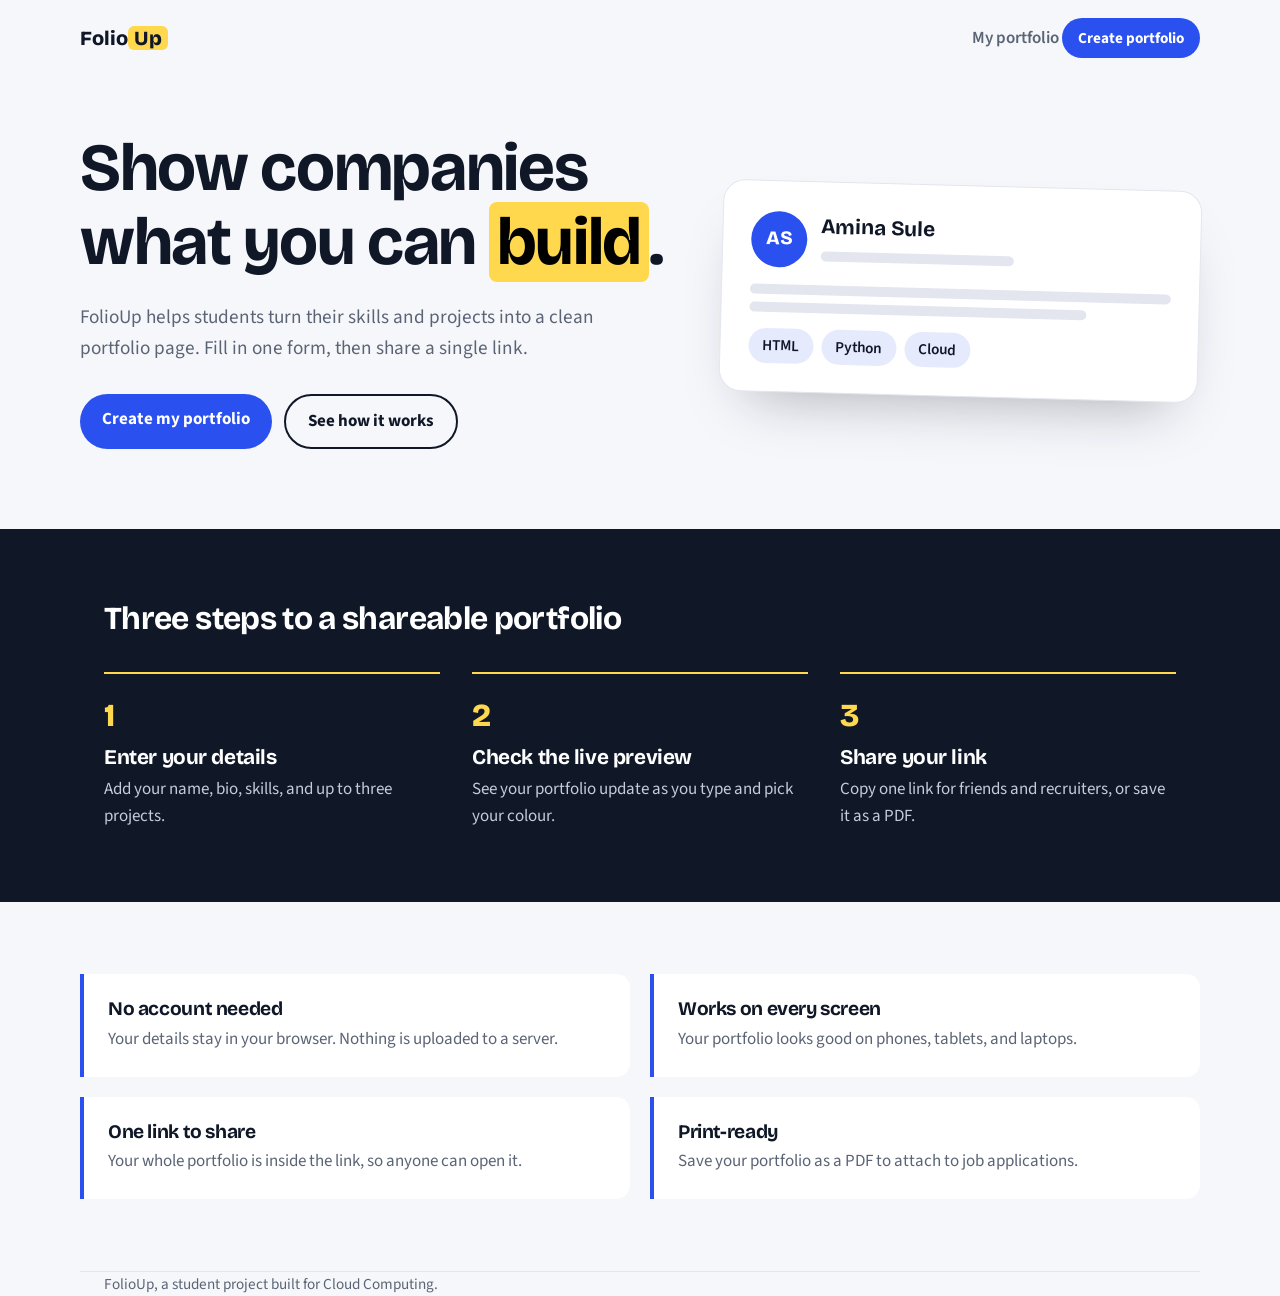
<file: index.html>
<!DOCTYPE html>
<html lang="en">
<head><meta charset="UTF-8"><meta name="viewport" content="width=device-width,initial-scale=1"><link rel="preconnect" href="https://fonts.googleapis.com"><link rel="preconnect" href="https://fonts.gstatic.com" crossorigin><link href="https://fonts.googleapis.com/css2?family=Bricolage+Grotesque:wght@600;800&family=Source+Sans+3:wght@400;600;700&display=swap" rel="stylesheet"><link rel="stylesheet" href="css/style.css"><title>FolioUp - Build your student portfolio</title><meta name="description" content="Create a professional portfolio in minutes and share it with companies and friends."></head>
<body>
<header class="wrap nav"><a class="logo" href="index.html">Folio<span>Up</span></a><nav><a class="link" href="portfolio.html">My portfolio</a> <a class="btn small" href="create.html">Create portfolio</a></nav></header>
<main>
<section class="wrap hero">
  <div>
    <h1>Show companies what you can <mark>build</mark>.</h1>
    <p class="lead">FolioUp helps students turn their skills and projects into a clean portfolio page. Fill in one form, then share a single link.</p>
    <div class="actions"><a class="btn" href="create.html">Create my portfolio</a><a class="btn ghost" href="#how">See how it works</a></div>
  </div>
  <div class="mock" aria-hidden="true">
    <div class="row"><div class="avatar">AS</div><div style="flex:1"><strong style="font-family:'Bricolage Grotesque',sans-serif;font-size:1.3rem">Amina Sule</strong><div class="bar" style="width:55%"></div></div></div>
    <div class="bar"></div><div class="bar" style="width:80%"></div>
    <ul class="chips" style="margin-top:16px"><li>HTML</li><li>Python</li><li>Cloud</li></ul>
  </div>
</section>
<section class="band" id="how"><div class="wrap">
  <h2>Three steps to a shareable portfolio</h2>
  <ol class="steps">
    <li><h3>Enter your details</h3><p>Add your name, bio, skills, and up to three projects.</p></li>
    <li><h3>Check the live preview</h3><p>See your portfolio update as you type and pick your colour.</p></li>
    <li><h3>Share your link</h3><p>Copy one link for friends and recruiters, or save it as a PDF.</p></li>
  </ol>
</div></section>
<section class="wrap features">
  <div class="feature"><h3>No account needed</h3><p>Your details stay in your browser. Nothing is uploaded to a server.</p></div>
  <div class="feature"><h3>Works on every screen</h3><p>Your portfolio looks good on phones, tablets, and laptops.</p></div>
  <div class="feature"><h3>One link to share</h3><p>Your whole portfolio is inside the link, so anyone can open it.</p></div>
  <div class="feature"><h3>Print-ready</h3><p>Save your portfolio as a PDF to attach to job applications.</p></div>
</section>
</main>
<footer class="wrap">FolioUp, a student project built for Cloud Computing.</footer>
</body></html>
</file>
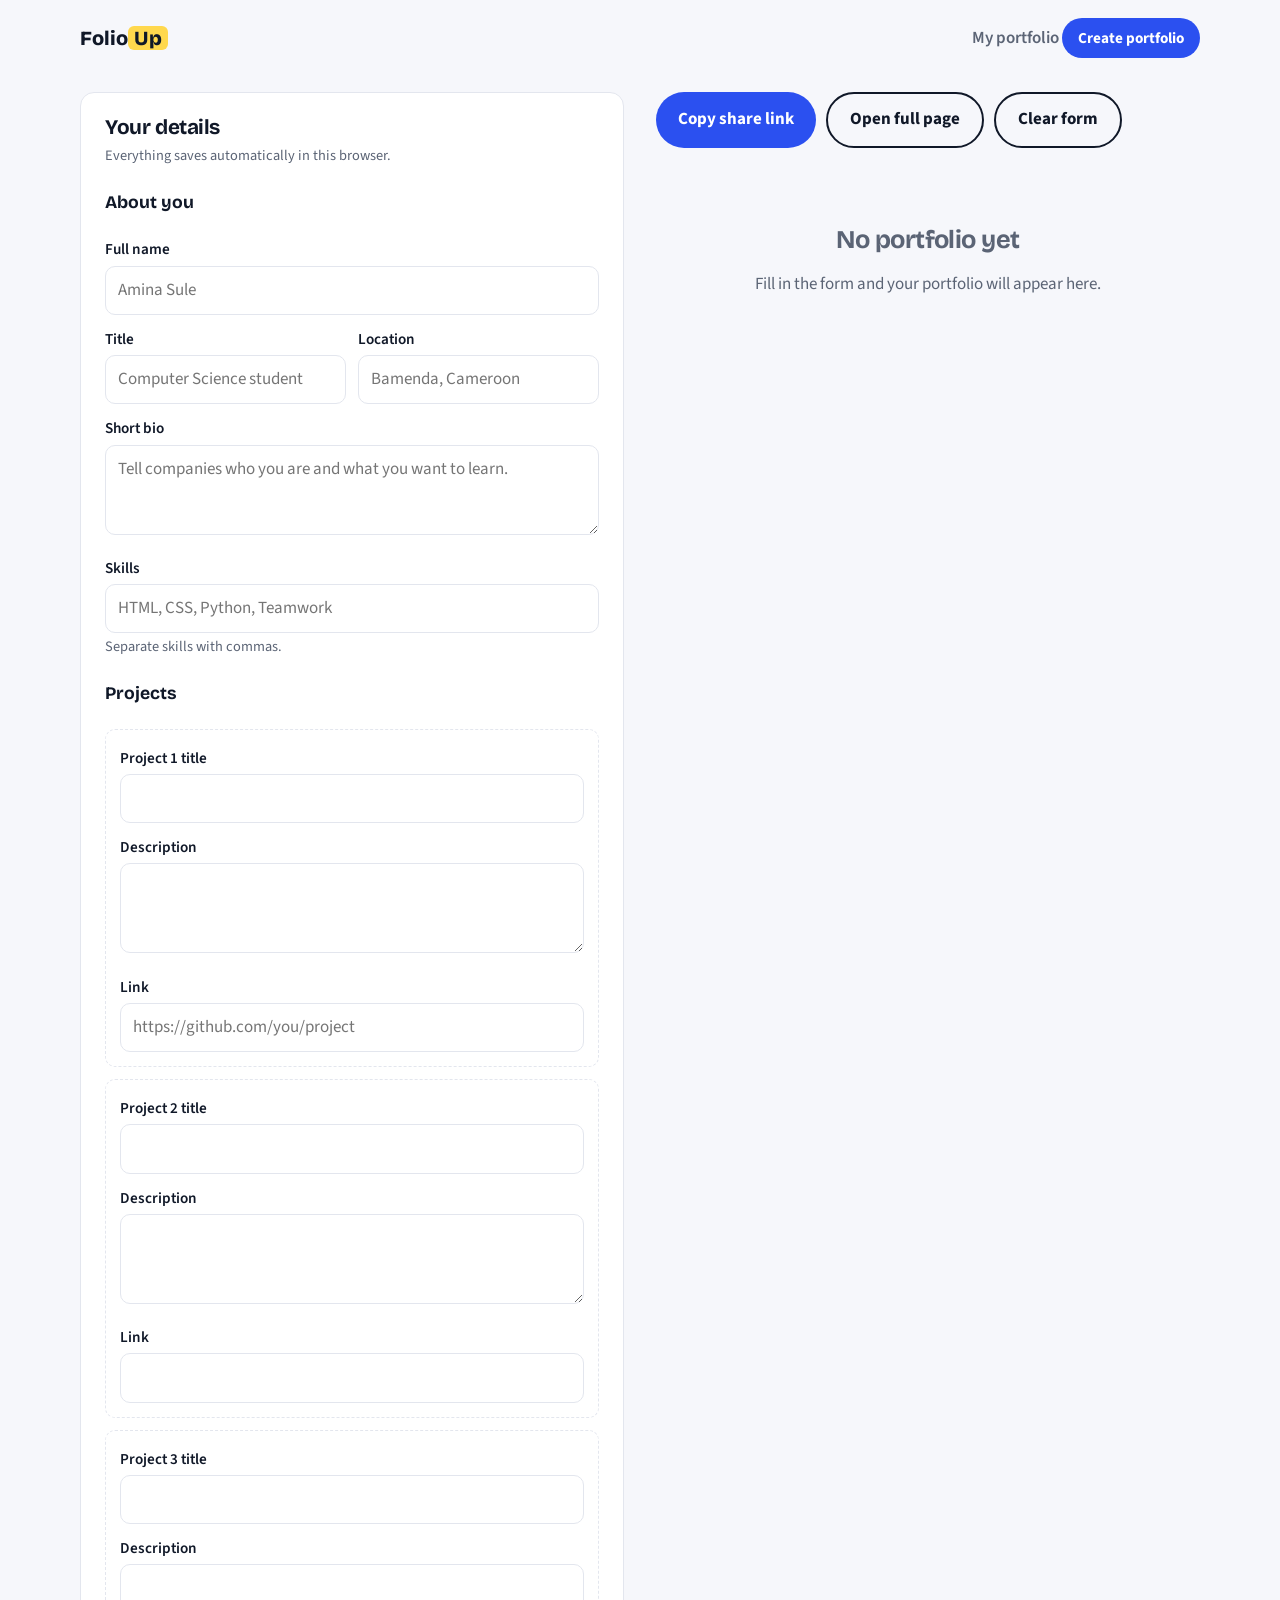
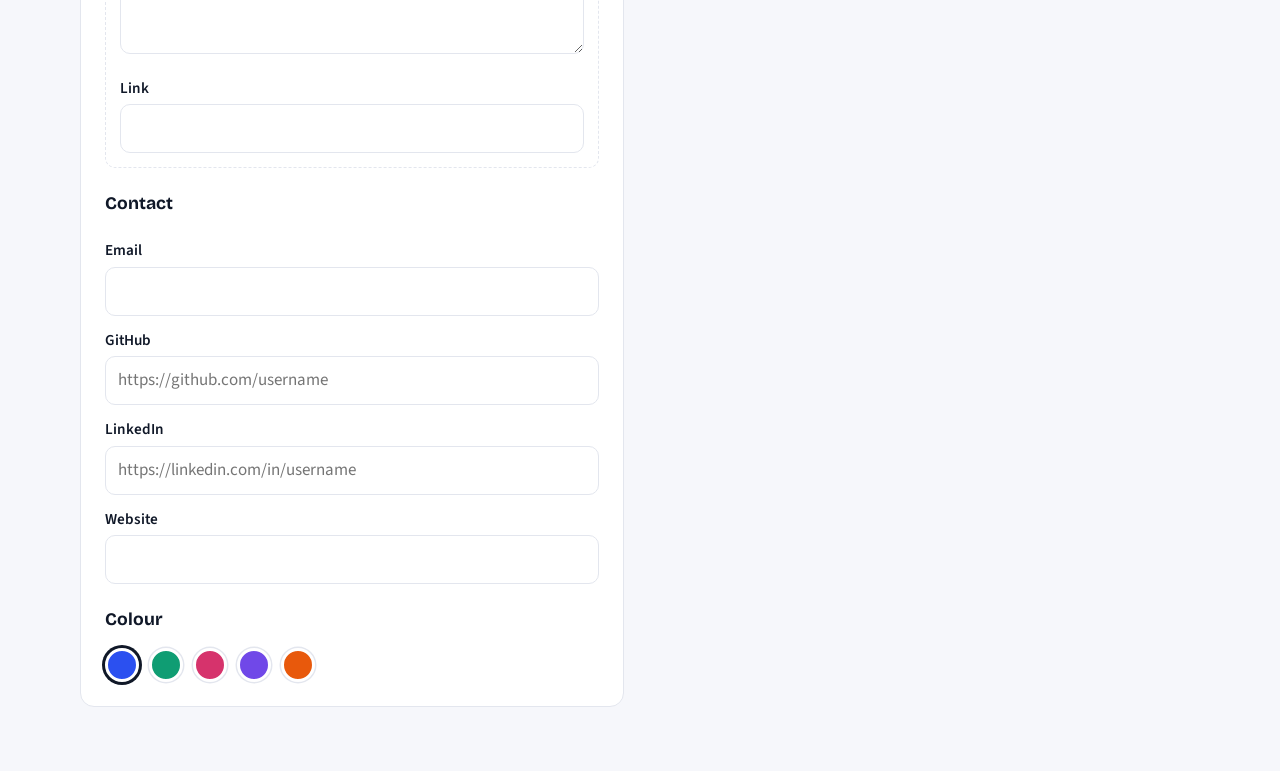
<file: create.html>
<!DOCTYPE html>
<html lang="en">
<head><meta charset="UTF-8"><meta name="viewport" content="width=device-width,initial-scale=1"><link rel="preconnect" href="https://fonts.googleapis.com"><link rel="preconnect" href="https://fonts.gstatic.com" crossorigin><link href="https://fonts.googleapis.com/css2?family=Bricolage+Grotesque:wght@600;800&family=Source+Sans+3:wght@400;600;700&display=swap" rel="stylesheet"><link rel="stylesheet" href="css/style.css"><title>Create your portfolio - FolioUp</title></head>
<body>
<header class="wrap nav"><a class="logo" href="index.html">Folio<span>Up</span></a><nav><a class="link" href="portfolio.html">My portfolio</a> <a class="btn small" href="create.html">Create portfolio</a></nav></header>
<main class="wrap builder">
<form id="builder-form" class="panel" novalidate>
  <h2>Your details</h2><p class="hint">Everything saves automatically in this browser.</p>
  <fieldset><legend>About you</legend>
    <label for="name">Full name</label><input id="name" name="name" autocomplete="name" placeholder="Amina Sule">
    <div class="two"><div><label for="title">Title</label><input id="title" name="title" placeholder="Computer Science student"></div>
    <div><label for="location">Location</label><input id="location" name="location" placeholder="Bamenda, Cameroon"></div></div>
    <label for="bio">Short bio</label><textarea id="bio" name="bio" placeholder="Tell companies who you are and what you want to learn."></textarea>
    <label for="skills">Skills</label><input id="skills" name="skills" placeholder="HTML, CSS, Python, Teamwork"><p class="hint">Separate skills with commas.</p>
  </fieldset>
  <fieldset><legend>Projects</legend>
    <div class="project"><label for="p1t">Project 1 title</label><input id="p1t" name="p1t"><label for="p1d">Description</label><textarea id="p1d" name="p1d"></textarea><label for="p1l">Link</label><input id="p1l" name="p1l" placeholder="https://github.com/you/project"></div>
    <div class="project"><label for="p2t">Project 2 title</label><input id="p2t" name="p2t"><label for="p2d">Description</label><textarea id="p2d" name="p2d"></textarea><label for="p2l">Link</label><input id="p2l" name="p2l"></div>
    <div class="project"><label for="p3t">Project 3 title</label><input id="p3t" name="p3t"><label for="p3d">Description</label><textarea id="p3d" name="p3d"></textarea><label for="p3l">Link</label><input id="p3l" name="p3l"></div>
  </fieldset>
  <fieldset><legend>Contact</legend>
    <label for="email">Email</label><input id="email" name="email" type="email" autocomplete="email">
    <label for="github">GitHub</label><input id="github" name="github" placeholder="https://github.com/username">
    <label for="linkedin">LinkedIn</label><input id="linkedin" name="linkedin" placeholder="https://linkedin.com/in/username">
    <label for="website">Website</label><input id="website" name="website">
  </fieldset>
  <fieldset><legend>Colour</legend>
    <div class="swatches" role="radiogroup" aria-label="Portfolio colour">
      <input type="radio" name="color" id="c1" value="#2b50f0" checked><label for="c1" style="background:#2b50f0" title="Blue"></label>
      <input type="radio" name="color" id="c2" value="#0f9d73"><label for="c2" style="background:#0f9d73" title="Green"></label>
      <input type="radio" name="color" id="c3" value="#d6336c"><label for="c3" style="background:#d6336c" title="Pink"></label>
      <input type="radio" name="color" id="c4" value="#7048e8"><label for="c4" style="background:#7048e8" title="Purple"></label>
      <input type="radio" name="color" id="c5" value="#e8590c"><label for="c5" style="background:#e8590c" title="Orange"></label>
    </div>
  </fieldset>
</form>
<aside class="sticky">
  <div class="toolbar"><button class="btn" id="copy-link" type="button">Copy share link</button><a class="btn ghost" href="portfolio.html">Open full page</a><button class="btn ghost" id="clear" type="button">Clear form</button></div>
  <div id="preview" aria-live="polite"></div>
  <p class="status" id="status" role="status"></p>
</aside>
</main>
<script src="js/script.js"></script>
</body></html>
</file>
<file: css/style.css>
:root{--ink:#101828;--muted:#5b6475;--paper:#f6f7fb;--card:#fff;--line:#e3e6ee;--brand:#2b50f0;--hi:#ffd84d;--accent:#2b50f0;--r:14px}
*{box-sizing:border-box}
html{scroll-behavior:smooth}
body{margin:0;font-family:"Source Sans 3",system-ui,-apple-system,"Segoe UI",sans-serif;font-size:1.0625rem;line-height:1.6;color:var(--ink);background:var(--paper)}
h1,h2,h3{font-family:"Bricolage Grotesque","Segoe UI",system-ui,sans-serif;line-height:1.1;margin:0;letter-spacing:-.02em}
a{color:inherit}
:focus-visible{outline:3px solid var(--brand);outline-offset:3px;border-radius:6px}
.wrap{max-width:1120px;margin:0 auto;padding:0 24px}
.nav{display:flex;align-items:center;justify-content:space-between;padding:18px 0}
.logo{font-family:"Bricolage Grotesque",sans-serif;font-weight:800;font-size:1.25rem;text-decoration:none}
.logo span{background:var(--hi);padding:0 6px;border-radius:6px}
.nav a.link{margin-left:20px;text-decoration:none;color:var(--muted);font-weight:600}
.nav a.link:hover{color:var(--ink)}
.btn{display:inline-block;border:0;cursor:pointer;font:inherit;font-weight:700;text-decoration:none;padding:12px 22px;border-radius:999px;background:var(--brand);color:#fff;transition:transform .15s,box-shadow .15s}
.btn:hover{transform:translateY(-2px);box-shadow:0 8px 20px rgba(43,80,240,.3)}
.btn.ghost{background:transparent;color:var(--ink);border:2px solid var(--ink)}
.btn.ghost:hover{box-shadow:none;background:var(--ink);color:#fff}
.btn.small{padding:8px 16px;font-size:.95rem}

/* landing */
.hero{display:grid;grid-template-columns:1.1fr .9fr;gap:56px;align-items:center;padding:56px 0 80px}
.hero h1{font-size:clamp(2.4rem,5.5vw,4.2rem)}
.hero h1 mark{background:var(--hi);padding:0 .12em;border-radius:8px}
.hero p.lead{font-size:1.2rem;color:var(--muted);max-width:34em;margin:22px 0 30px}
.hero .actions{display:flex;gap:12px;flex-wrap:wrap}
.mock{background:var(--card);border:1px solid var(--line);border-radius:22px;padding:28px;box-shadow:0 30px 60px -30px rgba(16,24,40,.35);transform:rotate(1.5deg)}
.mock .avatar{width:56px;height:56px;font-size:1.2rem}
.mock .row{display:flex;gap:14px;align-items:center;margin-bottom:16px}
.mock .bar{height:10px;border-radius:6px;background:var(--line);margin:8px 0}
.band{background:var(--ink);color:#fff;padding:72px 0}
.band h2{font-size:2rem;margin-bottom:36px}
.steps{display:grid;grid-template-columns:repeat(3,1fr);gap:32px;counter-reset:s;list-style:none;padding:0;margin:0}
.steps li{counter-increment:s;border-top:2px solid var(--hi);padding-top:16px}
.steps li::before{content:counter(s);font-family:"Bricolage Grotesque",sans-serif;font-size:2rem;font-weight:800;color:var(--hi)}
.steps h3{font-size:1.3rem;margin:6px 0}
.steps p{color:#c4cbda;margin:0}
.features{display:grid;grid-template-columns:repeat(2,1fr);gap:20px;padding:72px 0}
.feature{padding:24px;border-left:4px solid var(--brand);background:var(--card);border-radius:0 var(--r) var(--r) 0}
.feature h3{font-size:1.2rem;margin-bottom:6px}
.feature p{margin:0;color:var(--muted)}
footer{padding:28px 0 40px;color:var(--muted);font-size:.95rem;border-top:1px solid var(--line)}

/* create page */
.builder{display:grid;grid-template-columns:minmax(0,1fr) minmax(0,1fr);gap:32px;padding:16px 0 64px;align-items:start}
.panel{background:var(--card);border:1px solid var(--line);border-radius:var(--r);padding:24px}
.panel h2{font-size:1.3rem;margin-bottom:4px}
fieldset{border:0;padding:0;margin:22px 0 0}
legend{font-family:"Bricolage Grotesque",sans-serif;font-weight:700;font-size:1.1rem;padding:0;margin-bottom:8px}
label{display:block;font-weight:600;font-size:.95rem;margin:12px 0 4px}
input,textarea{width:100%;font:inherit;padding:10px 12px;border:1.5px solid var(--line);border-radius:10px;background:#fff;color:var(--ink)}
input:focus,textarea:focus{border-color:var(--brand);outline:none;box-shadow:0 0 0 3px rgba(43,80,240,.15)}
textarea{min-height:90px;resize:vertical}
.hint{color:var(--muted);font-size:.9rem;margin:2px 0 0}
.two{display:grid;grid-template-columns:1fr 1fr;gap:12px}
.project{border:1px dashed var(--line);border-radius:10px;padding:4px 14px 14px;margin-top:12px}
.swatches{display:flex;gap:10px;margin-top:6px}
.swatches input{position:absolute;opacity:0}
.swatches label{width:34px;height:34px;border-radius:50%;margin:0;cursor:pointer;border:3px solid #fff;box-shadow:0 0 0 1.5px var(--line)}
.swatches input:checked+label{box-shadow:0 0 0 3px var(--ink)}
.swatches input:focus-visible+label{outline:3px solid var(--brand);outline-offset:3px}
.sticky{position:sticky;top:16px}
.toolbar{display:flex;gap:10px;flex-wrap:wrap;margin-bottom:14px}
.status{min-height:1.5em;color:#0a7a3d;font-weight:600;margin:8px 0 0}

/* portfolio */
.pf{background:var(--card);border:1px solid var(--line);border-radius:var(--r);padding:36px;border-top:8px solid var(--accent)}
.pf-head{display:flex;gap:20px;align-items:center;margin-bottom:20px}
.avatar{flex:none;width:84px;height:84px;border-radius:50%;background:var(--accent);color:#fff;display:grid;place-items:center;font-family:"Bricolage Grotesque",sans-serif;font-weight:800;font-size:1.8rem}
.pf h1{font-size:clamp(1.8rem,4vw,2.6rem)}
.role{margin:4px 0 0;color:var(--muted);font-weight:600}
.pf h2{font-size:1.2rem;margin:28px 0 10px;padding-bottom:6px;border-bottom:2px solid var(--accent)}
.bio{max-width:62ch;white-space:pre-line}
.chips{display:flex;flex-wrap:wrap;gap:8px;list-style:none;padding:0;margin:0}
.chips li{background:color-mix(in srgb,var(--accent) 12%,#fff);color:var(--ink);padding:5px 14px;border-radius:999px;font-weight:600;font-size:.95rem}
.projects{display:grid;gap:14px}
.proj{border:1px solid var(--line);border-radius:12px;padding:16px 18px}
.proj h3{font-size:1.1rem}
.proj p{margin:6px 0 0;color:var(--muted)}
.proj a{color:var(--accent);font-weight:700}
.contact{display:flex;gap:10px;flex-wrap:wrap}
.contact a{padding:8px 16px;border-radius:999px;border:2px solid var(--accent);text-decoration:none;font-weight:700}
.contact a:hover{background:var(--accent);color:#fff}
.empty{text-align:center;padding:64px 24px;color:var(--muted)}
.view{max-width:820px;margin:0 auto;padding-bottom:64px}

@media(max-width:860px){.hero,.builder,.steps,.features{grid-template-columns:1fr}.sticky{position:static}.mock{transform:none}.two{grid-template-columns:1fr}}
@media(prefers-reduced-motion:reduce){*{transition:none!important;scroll-behavior:auto!important}}
@media print{.nav,.toolbar,footer,.no-print{display:none!important}body{background:#fff}.pf{border:0}}
</file>
